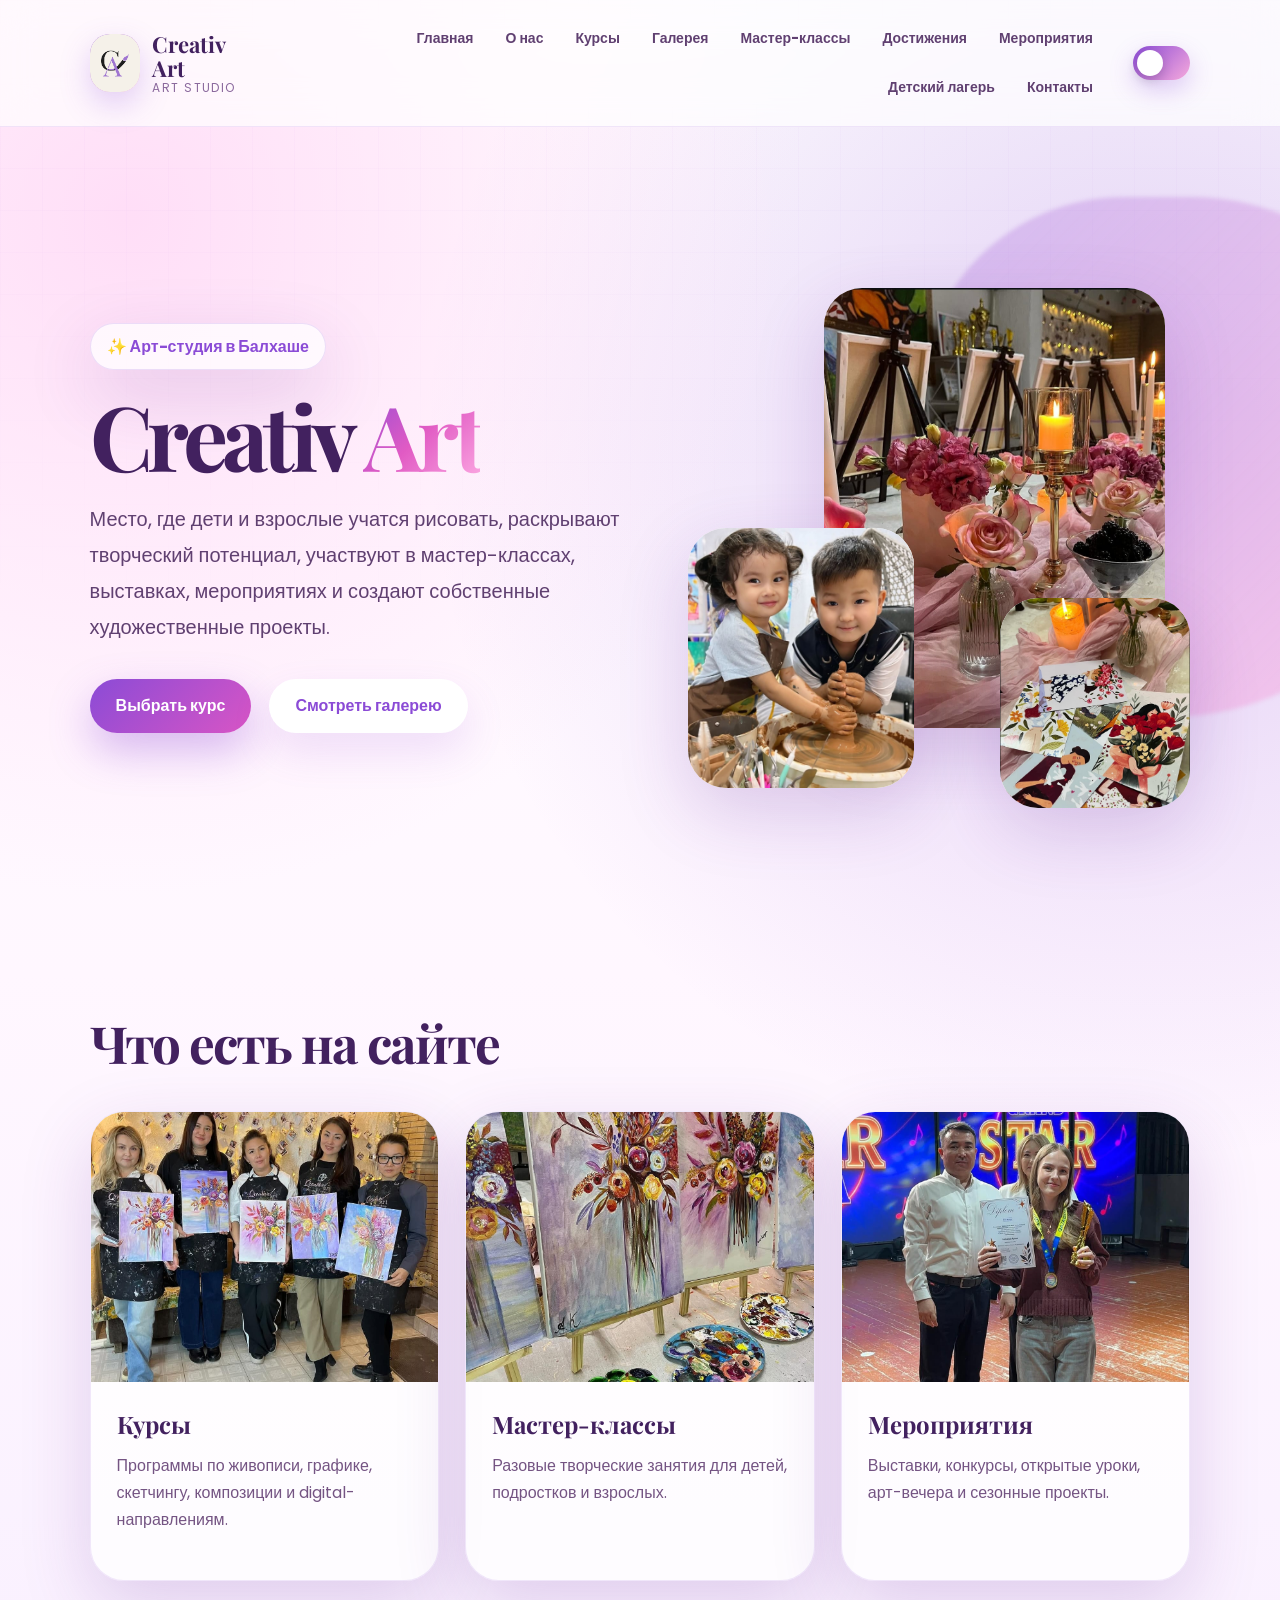
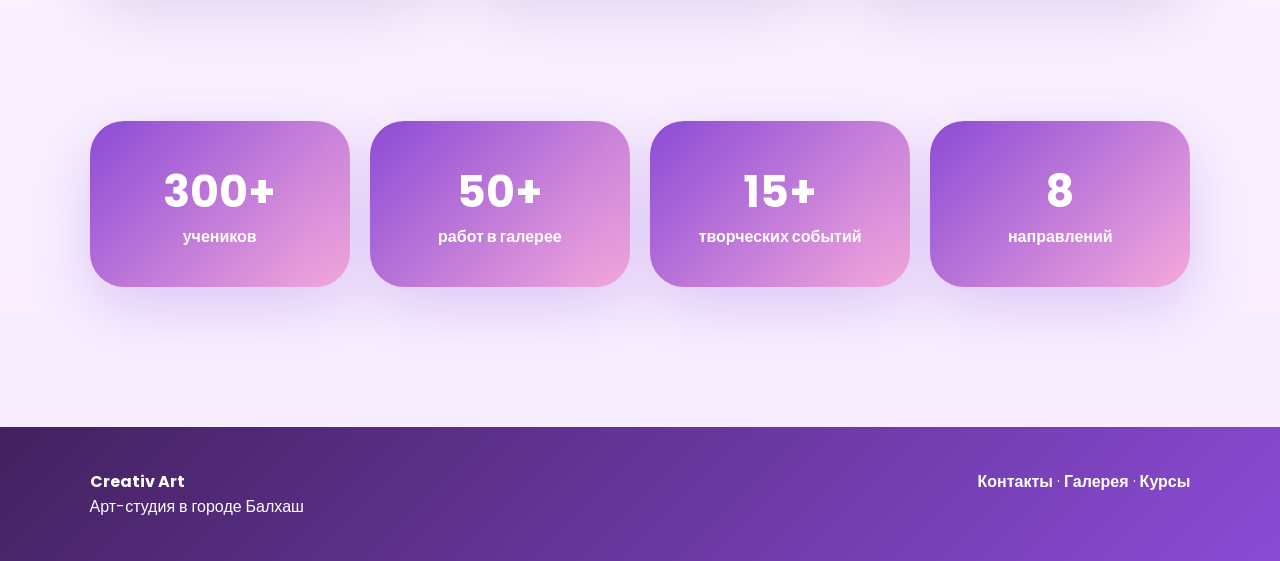
<file: index.html>
<!DOCTYPE html>
<html lang="ru">
<head>
    <meta charset="UTF-8">
    <meta name="viewport" content="width=device-width, initial-scale=1.0">
    <title>Главная — Creativ Art</title>
    <link rel="stylesheet" href="style.css">
    
</head>
<body data-page="index">

<header class="header">
    <a class="logo-wrap" href="index.html">
        <div class="logo-img">
            
            <img src="assets/logo/logo-placeholder.png" alt="Creativ Art logo">
        </div>
        <div class="logo-text">
            <strong>Creativ Art</strong>
            <span>art studio</span>
        </div>
    </a>
    <nav class="nav">
        <a href="index.html">Главная</a>
<a href="about.html">О нас</a>
<a href="courses.html">Курсы</a>
<a href="gallery.html">Галерея</a>
<a href="masterclasses.html">Мастер-классы</a>
<a href="achievements.html">Достижения</a>
<a href="events.html">Мероприятия</a>
<a href="camp.html">Детский лагерь</a>
<a href="contacts.html">Контакты</a>
    </nav>
 <button id="theme-toggle" class="theme-toggle" aria-label="Переключить тему">
        <span></span>
    </button>
</header>


<main>
<section class="hero">
    <div>
        <span class="hero-badge">✨ Арт-студия в Балхаше</span>
        <h1>Creativ <span class="gradient-text">Art</span></h1>
        <p>Место, где дети и взрослые учатся рисовать, раскрывают творческий потенциал, участвуют в мастер-классах, выставках, мероприятиях и создают собственные художественные проекты.</p>
        <div class="hero-actions">
            <a class="btn btn-primary" href="courses.html">Выбрать курс</a>
            <a class="btn btn-light" href="gallery.html">Смотреть галерею</a>
        </div>
    </div>
    <div class="hero-collage">
        <div class="float-card one"><img src="assets/images/photo-01.jpeg" alt=""></div>
        <div class="float-card two"><img src="assets/images/photo-02.jpeg" alt=""></div>
        <div class="float-card three"><img src="assets/images/photo-03.jpeg" alt=""></div>
    </div>
</section>

<section class="section">
    <div class="section-title reveal">
        <h2>Что есть на сайте</h2>
        
    </div>
    <div class="grid">
        <article class="card"><img src="assets/images/photo-04.jpg"><div class="card-content"><h3>Курсы</h3><p>Программы по живописи, графике, скетчингу, композиции и digital-направлениям.</p></div></article>
        <article class="card"><img src="assets/images/photo-05.jpg"><div class="card-content"><h3>Мастер-классы</h3><p>Разовые творческие занятия для детей, подростков и взрослых.</p></div></article>
        <article class="card"><img src="assets/images/photo-06.jpg"><div class="card-content"><h3>Мероприятия</h3><p>Выставки, конкурсы, открытые уроки, арт-вечера и сезонные проекты.</p></div></article>
    </div>
</section>

<section class="section">
    <div class="stats reveal">
        <div class="stat"><strong>300+</strong><span>учеников</span></div>
        <div class="stat"><strong>50+</strong><span>работ в галерее</span></div>
        <div class="stat"><strong>15+</strong><span>творческих событий</span></div>
        <div class="stat"><strong>8</strong><span>направлений</span></div>
    </div>
</section>
</main>


<footer class="footer">
    <div>
        <strong>Creativ Art</strong>
        <p>Арт-студия в городе Балхаш</p>
    </div>
    <div>
        <a href="contacts.html">Контакты</a> ·
        <a href="gallery.html">Галерея</a> ·
        <a href="courses.html">Курсы</a>
    </div>
</footer>
<script src="script.js"></script>
</body>
</html>
</file>
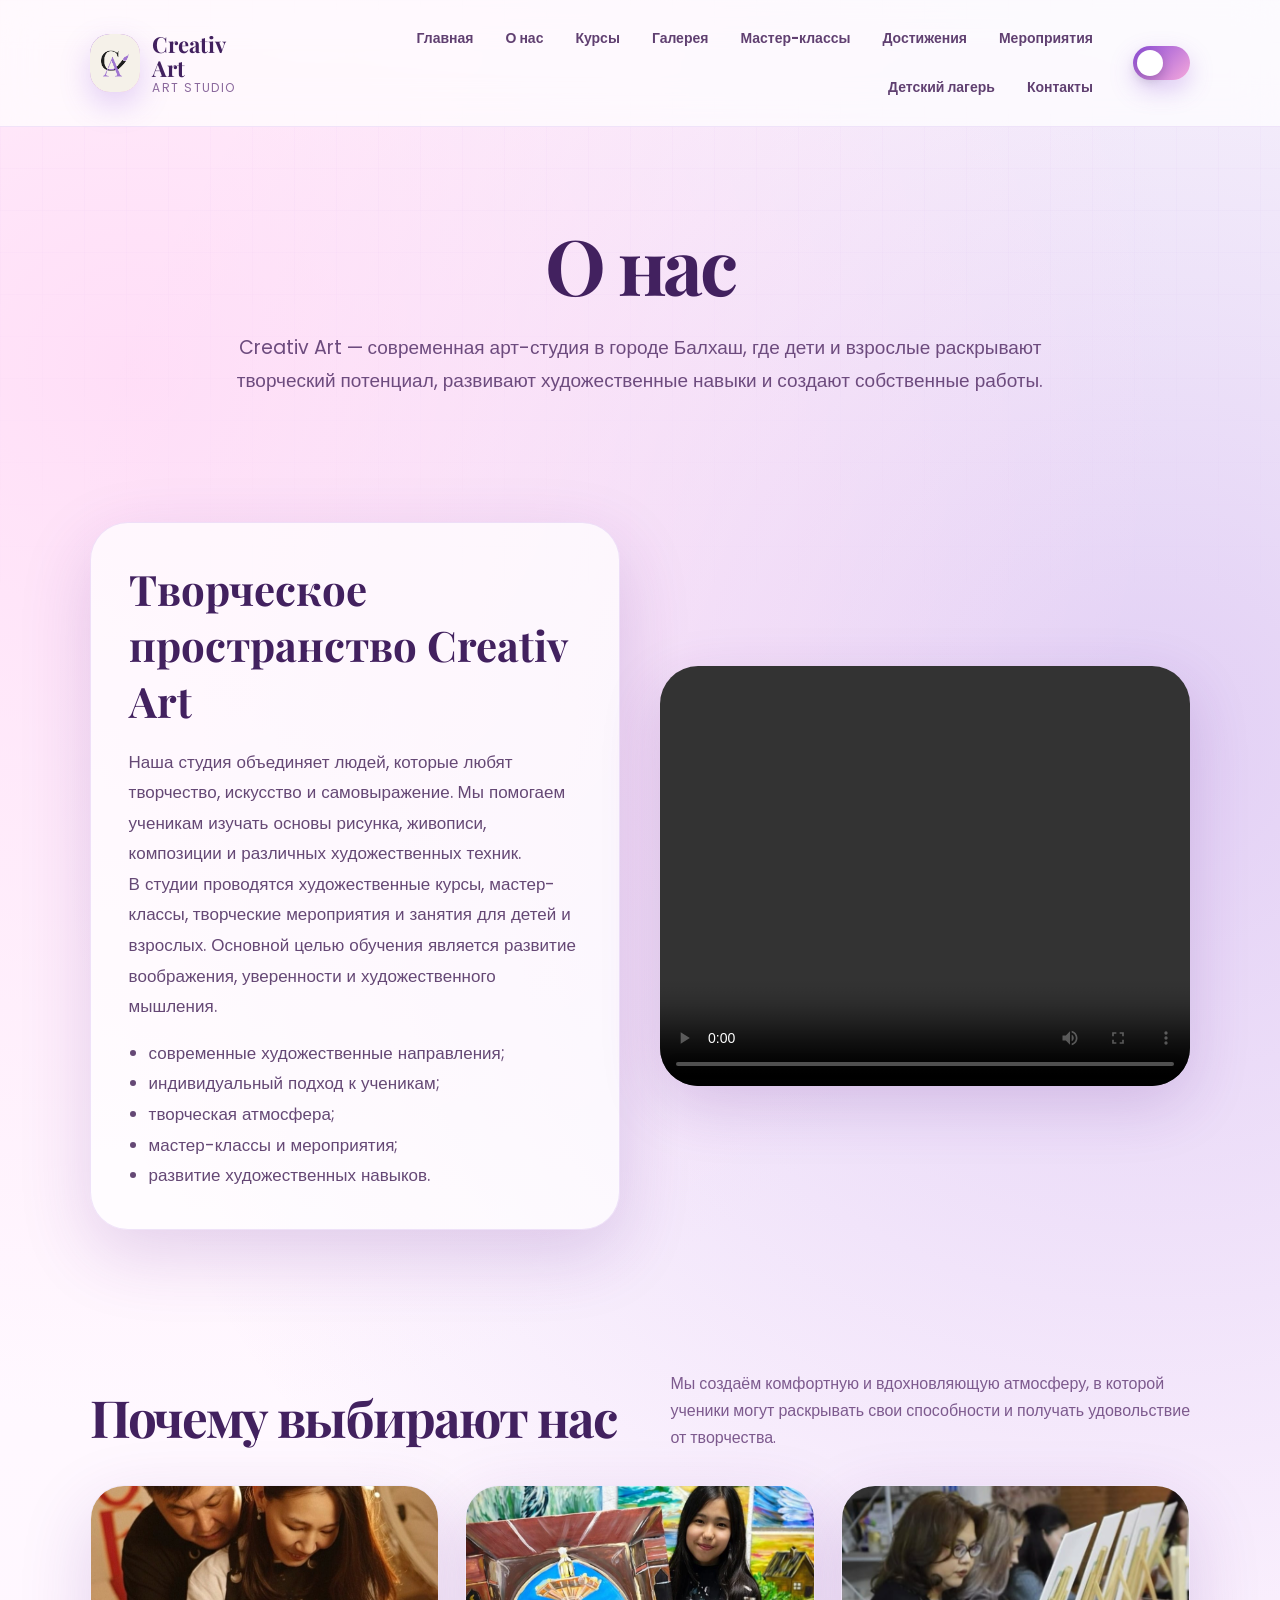
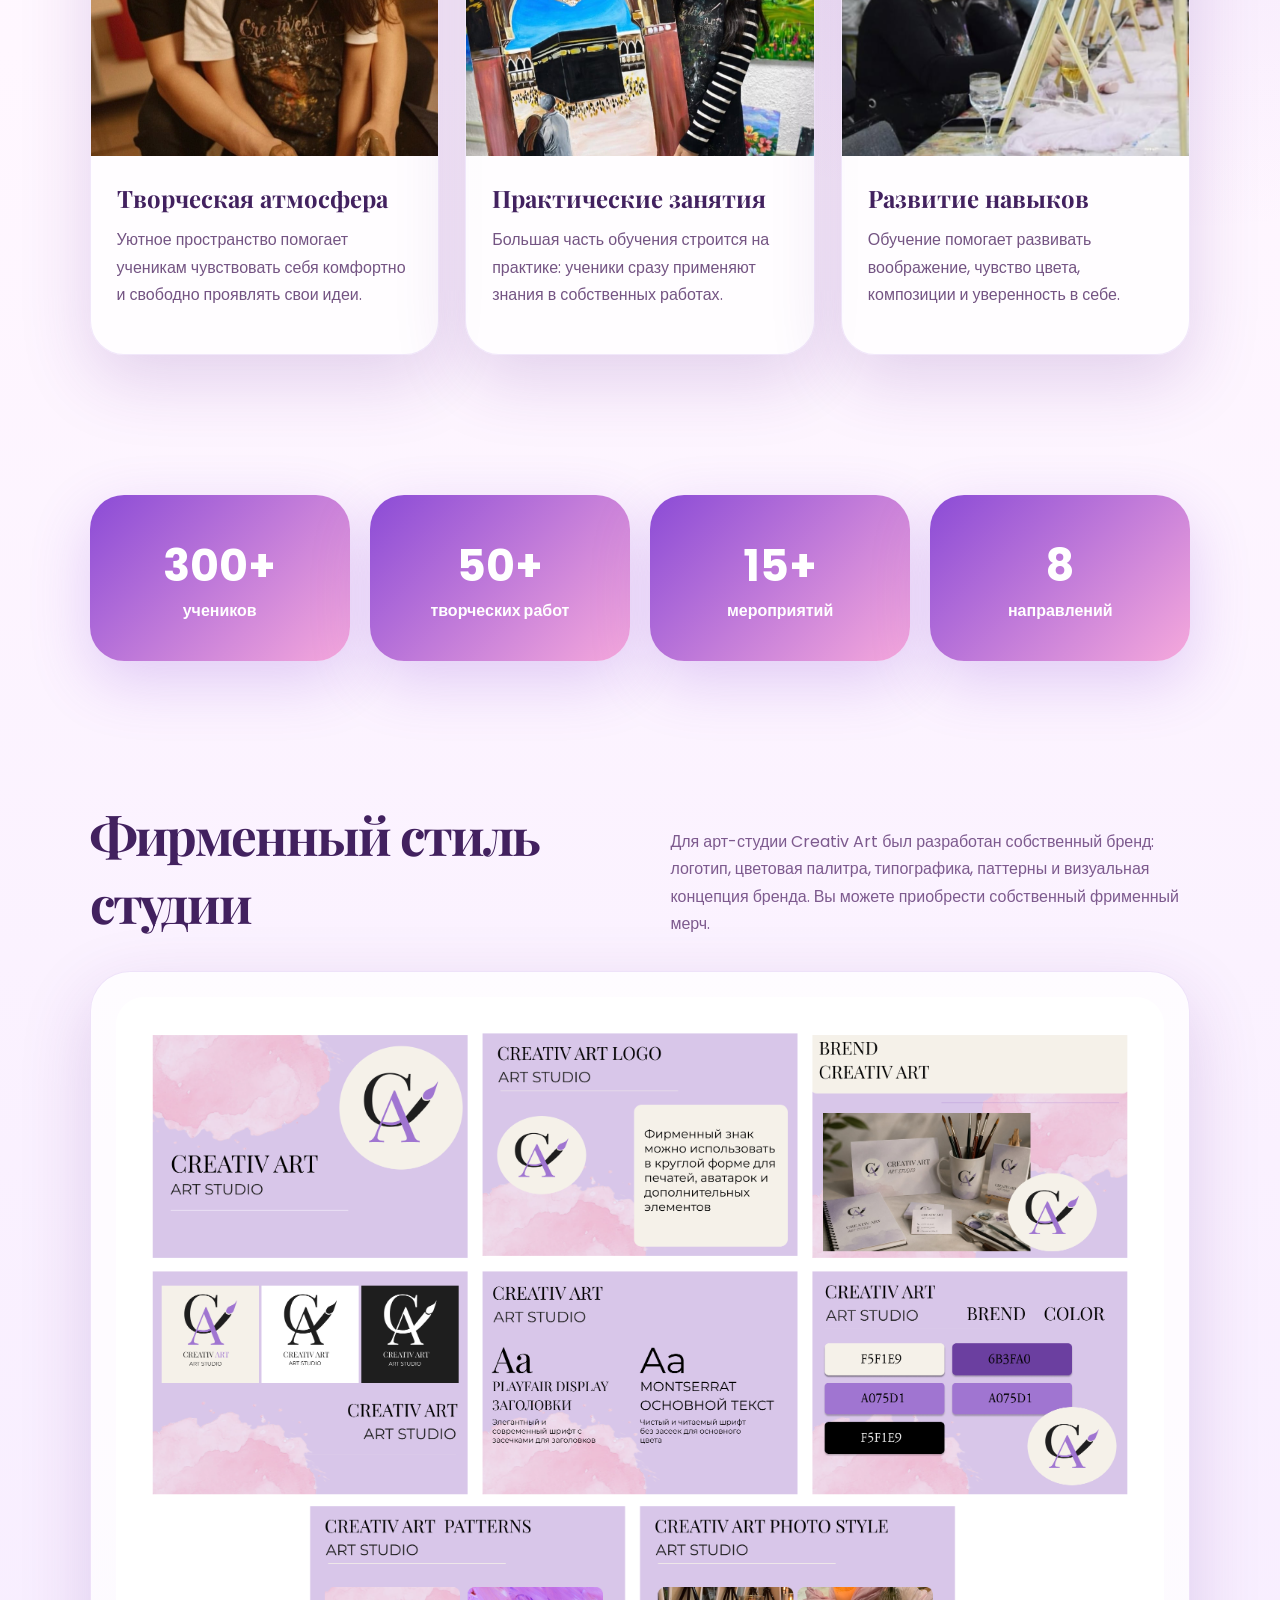
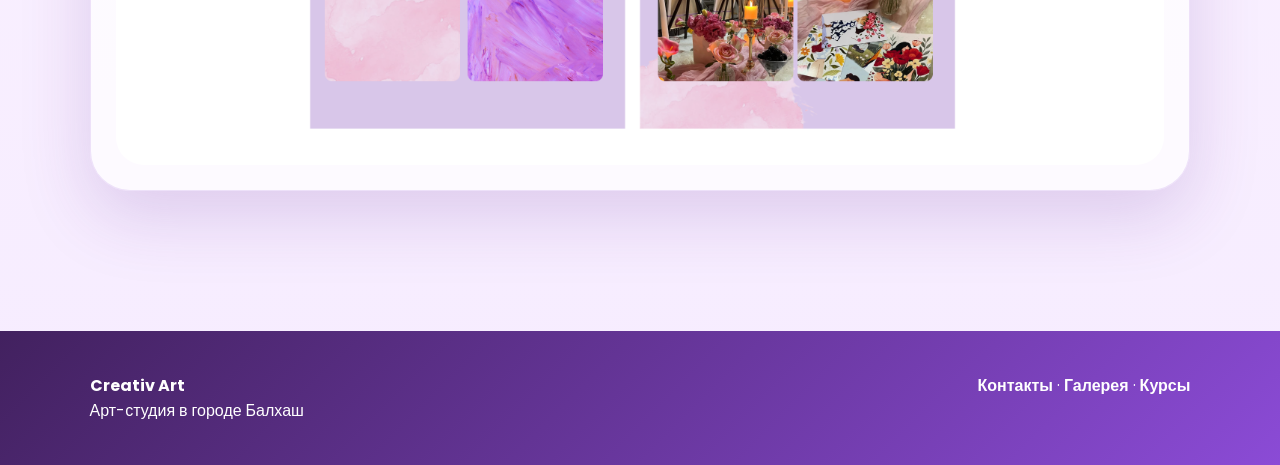
<file: about.html>
<!DOCTYPE html>
<html lang="ru">

<head>
    <meta charset="UTF-8">
    <meta name="viewport" content="width=device-width, initial-scale=1.0">
    <title>О нас — Creativ Art</title>
    <link rel="stylesheet" href="style.css">
</head>

<body data-page="about">

<header class="header">

    <a class="logo-wrap" href="index.html">
        <div class="logo-img">
            <img src="assets/logo/logo-placeholder.png" alt="Creativ Art logo">
        </div>

        <div class="logo-text">
            <strong>Creativ Art</strong>
            <span>art studio</span>
        </div>
    </a>

    <nav class="nav">
        <a href="index.html">Главная</a>
        <a href="about.html">О нас</a>
        <a href="courses.html">Курсы</a>
        <a href="gallery.html">Галерея</a>
        <a href="masterclasses.html">Мастер-классы</a>
        <a href="achievements.html">Достижения</a>
        <a href="events.html">Мероприятия</a>
        <a href="camp.html">Детский лагерь</a>
        <a href="contacts.html">Контакты</a>
    </nav>

    <button id="theme-toggle" class="theme-toggle" aria-label="Переключить тему">
        <span></span>
    </button>

</header>

<main>

    <section class="page-hero">
        <h1>О нас</h1>

        <p>
            Creativ Art — современная арт-студия в городе Балхаш,
            где дети и взрослые раскрывают творческий потенциал,
            развивают художественные навыки и создают собственные работы.
        </p>
    </section>

    <section class="section split">

        <div class="glass reveal">

            <h2>Творческое пространство Creativ Art</h2>

            <p>
                Наша студия объединяет людей, которые любят творчество,
                искусство и самовыражение. Мы помогаем ученикам изучать
                основы рисунка, живописи, композиции и различных художественных техник.
            </p>

            <p>
                В студии проводятся художественные курсы, мастер-классы,
                творческие мероприятия и занятия для детей и взрослых.
                Основной целью обучения является развитие воображения,
                уверенности и художественного мышления.
            </p>

            <ul>
                <li>современные художественные направления;</li>
                <li>индивидуальный подход к ученикам;</li>
                <li>творческая атмосфера;</li>
                <li>мастер-классы и мероприятия;</li>
                <li>развитие художественных навыков.</li>
            </ul>

        </div>

        <div class="reveal">

            <video controls playsinline
                style="
                    width:100%;
                    height:420px;
                    object-fit:cover;
                    border-radius:38px;
                    display:block;
                    box-shadow:0 20px 60px rgba(101,40,150,.18);
                ">

                <source src="assets/video/studio-video.mp4" type="video/mp4">

                Ваш браузер не поддерживает видео.

            </video>

        </div>

    </section>

    <section class="section">

        <div class="section-title reveal">
            <h2>Почему выбирают нас</h2>

            <p>
                Мы создаём комфортную и вдохновляющую атмосферу,
                в которой ученики могут раскрывать свои способности
                и получать удовольствие от творчества.
            </p>
        </div>

        <div class="grid">

            <article class="card reveal">
                <img src="assets/images/photo-08.jpg" alt="Творческая атмосфера">

                <div class="card-content">
                    <h3>Творческая атмосфера</h3>
                    <p>
                        Уютное пространство помогает ученикам чувствовать
                        себя комфортно и свободно проявлять свои идеи.
                    </p>
                </div>
            </article>

            <article class="card reveal">
                <img src="assets/images/photo-09.jpg" alt="Практические занятия">

                <div class="card-content">
                    <h3>Практические занятия</h3>
                    <p>
                        Большая часть обучения строится на практике:
                        ученики сразу применяют знания в собственных работах.
                    </p>
                </div>
            </article>

            <article class="card reveal">
                <img src="assets/images/photo-10.jpg" alt="Развитие навыков">

                <div class="card-content">
                    <h3>Развитие навыков</h3>
                    <p>
                        Обучение помогает развивать воображение,
                        чувство цвета, композиции и уверенность в себе.
                    </p>
                </div>
            </article>

        </div>

    </section>

    <section class="section">

        <div class="stats reveal">

            <div class="stat">
                <strong>300+</strong>
                <span>учеников</span>
            </div>

            <div class="stat">
                <strong>50+</strong>
                <span>творческих работ</span>
            </div>

            <div class="stat">
                <strong>15+</strong>
                <span>мероприятий</span>
            </div>

            <div class="stat">
                <strong>8</strong>
                <span>направлений</span>
            </div>

        </div>

    </section>

    <section class="section">

        <div class="section-title reveal">
            <h2>Фирменный стиль студии</h2>

            <p>
                Для арт-студии Creativ Art был разработан
                собственный бренд: логотип, цветовая палитра,
                типографика, паттерны и визуальная концепция бренда.
                Вы можете приобрести собственный фрименный мерч. 
            </p>
        </div>

        <div class="glass reveal" style="padding:25px; border-radius:40px;">
            <img src="assets/images/brandbook.png"
                 alt="Brandbook Creativ Art"
                 style="
                    width:100%;
                    border-radius:28px;
                    display:block;
                 ">
        </div>

    </section>

</main>

<footer class="footer">

    <div>
        <strong>Creativ Art</strong>
        <p>Арт-студия в городе Балхаш</p>
    </div>

    <div>
        <a href="contacts.html">Контакты</a> ·
        <a href="gallery.html">Галерея</a> ·
        <a href="courses.html">Курсы</a>
    </div>

</footer>

<script src="script.js"></script>

</body>
</html>
</file>
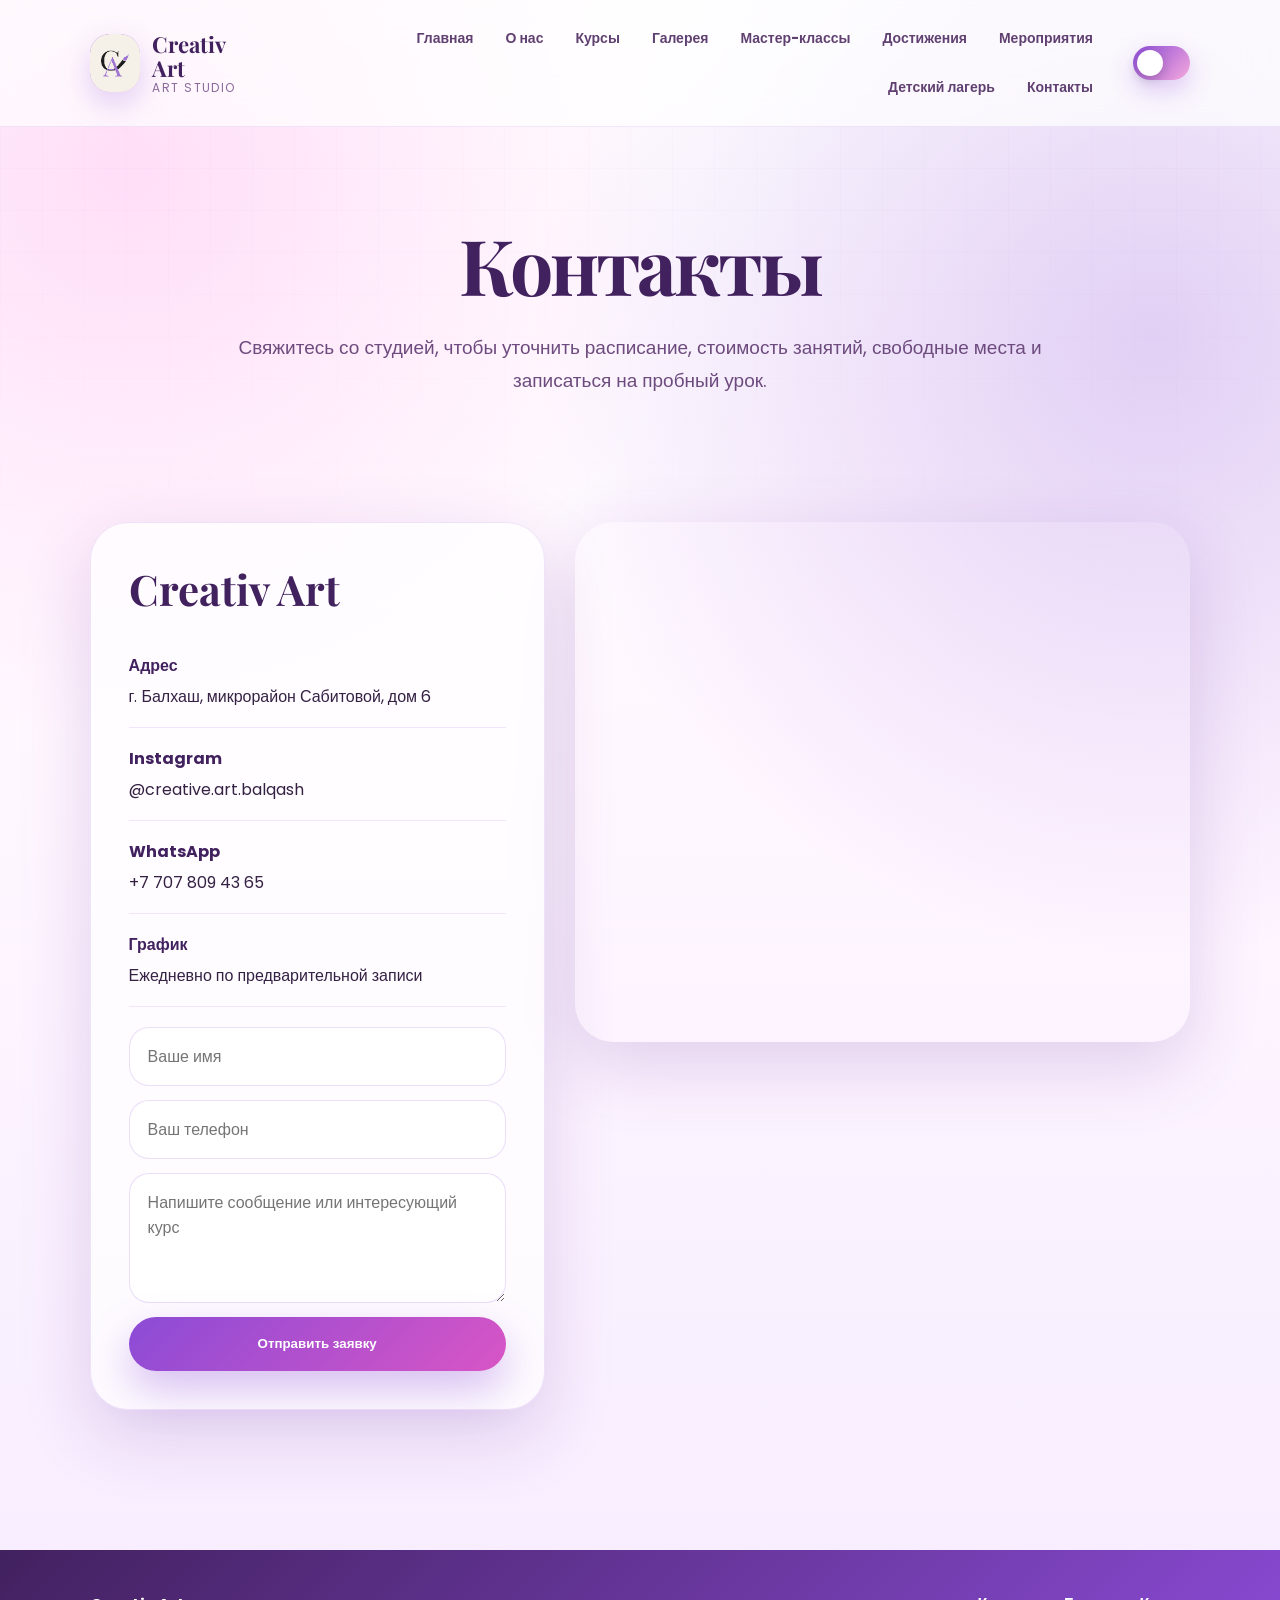
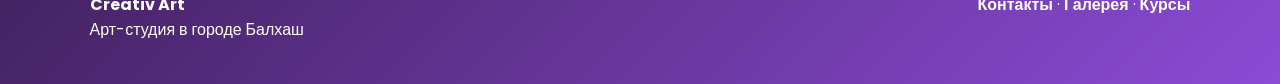
<file: contacts.html>
<!DOCTYPE html>
<html lang="ru">
<head>
    <meta charset="UTF-8">
    <meta name="viewport" content="width=device-width, initial-scale=1.0">
    <title>Контакты — Creativ Art</title>
    <link rel="stylesheet" href="style.css">
    
</head>
<body data-page="contacts">

<header class="header">
    <a class="logo-wrap" href="index.html">
        <div class="logo-img">
            <!-- СЮДА МОЖНО ВСТАВИТЬ ЛОГОТИП: замени logo-placeholder.png на свой файл -->
            <img src="assets/logo/logo-placeholder.png" alt="Creativ Art logo">
        </div>
        <div class="logo-text">
            <strong>Creativ Art</strong>
            <span>art studio</span>
        </div>
    </a>
    <nav class="nav">
        <a href="index.html">Главная</a>
        <a href="about.html">О нас</a>
        <a href="courses.html">Курсы</a>
        <a href="gallery.html">Галерея</a>
        <a href="masterclasses.html">Мастер-классы</a>
        <a href="achievements.html">Достижения</a>
        <a href="events.html">Мероприятия</a>
        <a href="camp.html">Детский лагерь</a>
        <a href="contacts.html">Контакты</a>
    </nav>
 <button id="theme-toggle" class="theme-toggle" aria-label="Переключить тему">
    <span></span>
</button>
</header>

<main>
<section class="page-hero">
    <h1>Контакты</h1>
    <p>Свяжитесь со студией, чтобы уточнить расписание, стоимость занятий, свободные места и записаться на пробный урок.</p>
</section>

<section class="section contact-layout">
    <div class="glass reveal">
        <h2>Creativ Art</h2>

        <div class="info-line">
            <strong>Адрес</strong>
            <span>г. Балхаш, микрорайон Сабитовой, дом 6</span>
        </div>

        <div class="info-line">
            <strong>Instagram</strong>
            <span>@creative.art.balqash</span>
        </div>

        <div class="info-line">
            <strong>WhatsApp</strong>
            <span>+7 707 809 43 65</span>
        </div>

        <div class="info-line">
            <strong>График</strong>
            <span>Ежедневно по предварительной записи</span>
        </div>

        <!-- 
            Форма заявки.
            Она отправляет данные в файл send_application.php.
            PHP сохраняет заявку в базу данных MySQL и потом открывает WhatsApp.
        -->
        <form class="form" action="send_application.php" method="POST">
            <input type="text" name="user_name" placeholder="Ваше имя" required>
            <input type="tel" name="phone" placeholder="Ваш телефон" required>
            <textarea name="message" placeholder="Напишите сообщение или интересующий курс"></textarea>

            <button class="btn btn-primary" type="submit">
                Отправить заявку
            </button>
        </form>
    </div>

    <!-- Карта. Если точка будет чуть не там, проще всего в src поменять текст адреса после параметра text= -->
    <iframe class="map"
    src="https://yandex.kz/map-widget/v1/?ll=74.980830%2C46.843260&z=17&mode=search&text=%D0%A1%D0%B0%D0%B1%D0%B8%D1%82%D0%BE%D0%B2%D0%BE%D0%B9%206%2C%20%D0%91%D0%B0%D0%BB%D1%85%D0%B0%D1%88"
    width="100%"
    height="520"
    frameborder="0">
</iframe>
</section>
</main>

<footer class="footer">
    <div>
        <strong>Creativ Art</strong>
        <p>Арт-студия в городе Балхаш</p>
    </div>
    <div>
        <a href="contacts.html">Контакты</a> ·
        <a href="gallery.html">Галерея</a> ·
        <a href="courses.html">Курсы</a>
    </div>
</footer>

<script src="script.js"></script>
</body>
</html>
</file>
<file: style.css>
@import url('https://fonts.googleapis.com/css2?family=Poppins:wght@300;400;500;600;700&family=Playfair+Display:wght@600;700;800&display=swap');

:root{
    --violet:#8b4bd6;
    --deep:#42215f;
    --pink:#ffd6f5;
    --rose:#f6a9dc;
    --white:#ffffff;
    --soft:#fff7ff;
    --text:#352144;

    --shadow:
    0 24px 70px rgba(101, 40, 150, .18);
}
body.dark-theme{

    --violet:#b88cff;
    --deep:#f3eaff;
    --pink:#3b224e;
    --rose:#8b4bd6;
    --white:#1e1528;
    --soft:#16101f;
    --text:#f5e9ff;

    background:
    linear-gradient(
    180deg,
    #120d18 0%,
    #1b1325 100%
    );

    color:var(--text);
}
*{
    margin:0;
    padding:0;
    box-sizing:border-box;
}

html{
    scroll-behavior:smooth;
}

body{

    font-family:'Poppins', sans-serif;

    background:
    radial-gradient(circle at top left,
    rgba(255,214,245,.8),
    transparent 30%),

    radial-gradient(circle at top right,
    rgba(139,75,214,.25),
    transparent 35%),

    linear-gradient(
    180deg,
    #fff 0%,
    #fff7ff 45%,
    #f6ecff 100%
    );

    color:var(--text);

    overflow-x:hidden;
}



body::before{

    content:"";

    position:fixed;

    inset:0;

    pointer-events:none;

    background-image:

    linear-gradient(
    rgba(139,75,214,.05) 1px,
    transparent 1px),

    linear-gradient(
    90deg,
    rgba(139,75,214,.05) 1px,
    transparent 1px);

    background-size:42px 42px;

    mask-image:
    linear-gradient(to bottom,
    rgba(0,0,0,.4),
    transparent 70%);

    z-index:-1;
}


h1,
h2,
h3,
.logo-text strong{

    font-family:'Playfair Display', serif;

}


.header{

    position:sticky;

    top:0;

    z-index:1000;

    min-height:88px;

    display:flex;

    align-items:center;

    justify-content:space-between;

    gap:28px;

    padding:18px 7%;

    background:
    rgba(255,255,255,.72);

    backdrop-filter:blur(20px);

    border-bottom:
    1px solid rgba(139,75,214,.12);
}



.logo-wrap{

    display:flex;

    align-items:center;

    gap:14px;

    text-decoration:none;
}

.logo-img{

    width:60px;
    height:60px;

    border-radius:22px;

    overflow:hidden;

    background:
    linear-gradient(
    135deg,
    var(--violet),
    var(--rose));

    display:flex;

    align-items:center;
    justify-content:center;

    box-shadow:
    0 12px 30px rgba(139,75,214,.25);
}

.logo-img img{

    width:100%;
    height:100%;

    object-fit:cover;
}

.logo-text{

    display:flex;

    flex-direction:column;
}

.logo-text strong{

    font-size:24px;

    color:var(--deep);
}

.logo-text span{

    font-size:12px;

    color:#8b699d;

    letter-spacing:.14em;

    text-transform:uppercase;
}



.nav{

    display:flex;

    flex-wrap:wrap;

    gap:10px;
}

.nav a{

    text-decoration:none;

    font-size:14px;

    font-weight:700;

    color:#604071;

    padding:10px 14px;

    border-radius:999px;

    transition:.3s ease;
}

.nav a:hover,
.nav a.active{

    background:
    linear-gradient(
    135deg,
    var(--violet),
    var(--rose));

    color:white;

    transform:translateY(-3px);

    box-shadow:
    0 10px 24px rgba(139,75,214,.22);
}



.page-hero{

    padding:100px 7% 60px;

    text-align:center;
}

.page-hero h1{

    font-size:clamp(48px,6vw,92px);

    color:var(--deep);

    letter-spacing:-.04em;

    margin-bottom:20px;
}

.page-hero p{

    max-width:850px;

    margin:auto;

    color:#6f4d7f;

    font-size:20px;

    line-height:1.8;
}



.section{

    padding:70px 7%;
}



.grid{

    display:grid;

    grid-template-columns:
    repeat(auto-fit,minmax(320px,1fr));

    gap:32px;
}



.card{

    background:
    rgba(255,255,255,.82);

    border:
    1px solid rgba(139,75,214,.12);

    border-radius:34px;

    overflow:hidden;

    box-shadow:var(--shadow);

    transition:.5s ease;
}

.card:hover{

    transform:
    translateY(-12px);

    box-shadow:
    0 30px 80px rgba(101,40,150,.22);
}

.card img{

    width:100%;

    height:320px;

    object-fit:cover;

    display:block;
}

.card-content{

    padding:28px;
}

.card-content h3{

    font-size:28px;

    color:var(--deep);

    margin-bottom:14px;
}

.card-content p{

    color:#6f4d7f;

    line-height:1.8;

    margin-bottom:20px;
}



.btn{

    display:inline-flex;

    align-items:center;
    justify-content:center;

    padding:14px 28px;

    border-radius:999px;

    text-decoration:none;

    font-weight:700;

    border:none;

    cursor:pointer;

    transition:.3s ease;
}

.btn-primary{

    background:
    linear-gradient(
    135deg,
    var(--violet),
    #d855c5);

    color:white;

    box-shadow:
    0 18px 42px rgba(139,75,214,.28);
}

.btn-primary:hover{

    transform:
    translateY(-4px)
    scale(1.03);
}



.gallery-grid{

    display:grid;

    grid-template-columns:
    repeat(auto-fit,minmax(240px,1fr));

    gap:20px;
}

.gallery-grid img{

    width:100%;

    height:300px;

    object-fit:cover;

    border-radius:28px;

    box-shadow:
    0 14px 36px rgba(101,40,150,.14);

    transition:.4s ease;
}

.gallery-grid img:hover{

    transform:
    scale(1.04)
    rotate(1deg);
}



.split{

    display:grid;

    grid-template-columns:1fr 1fr;

    gap:40px;

    align-items:stretch;
}



.glass{

    background:
    rgba(255,255,255,.72);

    border:
    1px solid rgba(139,75,214,.14);

    border-radius:38px;

    padding:40px;

    box-shadow:var(--shadow);
height:100%;
display:flex;
flex-direction:column;
justify-content:center;
}

.glass h2{

    color:var(--deep);

    font-size:44px;

    margin-bottom:20px;
}

.glass p,
.glass li{

    color:#654875;

    font-size:18px;

    line-height:1.9;
}

.glass ul{

    padding-left:22px;

    margin-top:20px;
}

/* ФОРМА */

.form{

    display:grid;

    gap:14px;

    margin-top:20px;
}

.form input,
.form textarea{

    width:100%;

    border:
    1px solid rgba(139,75,214,.18);

    border-radius:20px;

    padding:16px 18px;

    font:inherit;

    background:white;

    outline:none;
}

.form textarea{

    min-height:130px;

    resize:vertical;
}



.map{

    width:100%;

    height:520px;

    border:0;

    border-radius:38px;

    box-shadow:var(--shadow);
}



.contact-layout{

    display:grid;

    grid-template-columns:.9fr 1.1fr;

    gap:30px;
}

.info-line{

    padding:18px 0;

    border-bottom:
    1px solid rgba(139,75,214,.12);
}

.info-line strong{

    display:block;

    margin-bottom:6px;

    color:var(--deep);
}



.footer{

    margin-top:70px;

    padding:44px 7%;

    background:
    linear-gradient(
    135deg,
    var(--deep),
    var(--violet));

    color:white;

    display:flex;

    justify-content:space-between;

    gap:22px;

    flex-wrap:wrap;
}

.footer a{

    color:white;

    text-decoration:none;

    font-weight:700;
}



.reveal{

    opacity:0;

    transform:translateY(30px);

    transition:.8s ease;
}

.reveal.visible{

    opacity:1;

    transform:translateY(0);
}


@media(max-width:1100px){

    .split,
    .contact-layout{

        grid-template-columns:1fr;
    }
}

@media(max-width:800px){

    .header{

        flex-direction:column;

        align-items:flex-start;
    }

    .nav{

        justify-content:flex-start;
    }

    .page-hero h1{

        font-size:56px;
    }

    .grid,
    .gallery-grid{

        grid-template-columns:1fr;
    }
}
:root{
    --violet:#8b4bd6;
    --deep:#42215f;
    --pink:#ffd6f5;
    --rose:#f6a9dc;
    --white:#ffffff;
    --soft:#fff7ff;
    --text:#352144;
    --shadow:0 24px 70px rgba(101, 40, 150, .18);
}

*{
    margin:0;
    padding:0;
    box-sizing:border-box;
}

html{
    scroll-behavior:smooth;
}

body{
    font-family:'Poppins', sans-serif;
    background:
        radial-gradient(circle at 10% 10%, rgba(255,214,245,.8), transparent 30%),
        radial-gradient(circle at 90% 20%, rgba(139,75,214,.25), transparent 35%),
        linear-gradient(180deg,#fff 0%,#fff7ff 45%,#f6ecff 100%);
    color:var(--text);
    overflow-x:hidden;
}

body::before{
    content:"";
    position:fixed;
    inset:0;
    pointer-events:none;
    background-image:
        linear-gradient(rgba(139,75,214,.06) 1px, transparent 1px),
        linear-gradient(90deg, rgba(139,75,214,.06) 1px, transparent 1px);
    background-size:42px 42px;
    mask-image:linear-gradient(to bottom, rgba(0,0,0,.45), transparent 70%);
    z-index:-1;
}

a{
    color:inherit;
}

.header{
    position:sticky;
    top:0;
    z-index:1000;
    min-height:88px;
    display:flex;
    align-items:center;
    justify-content:space-between;
    gap:28px;
    padding:18px 7%;
    background:rgba(255,255,255,.70);
    backdrop-filter:blur(20px);
    border-bottom:1px solid rgba(139,75,214,.12);
}

.logo-wrap{
    display:flex;
    align-items:center;
    gap:12px;
    text-decoration:none;
}

.logo-img{
    width:58px;
    height:58px;
    border-radius:20px;
    background:linear-gradient(135deg,var(--violet),var(--rose));
    display:flex;
    align-items:center;
    justify-content:center;
    color:white;
    font-weight:900;
    box-shadow:0 12px 30px rgba(139,75,214,.25);
    overflow:hidden;
}

.logo-img img{
    width:100%;
    height:100%;
    object-fit:cover;
}

.logo-text{
    display:flex;
    flex-direction:column;
    line-height:1.1;
}

.logo-text strong{
    font-size:22px;
    color:var(--deep);
}

.logo-text span{
    font-size:12px;
    color:#8b699d;
    letter-spacing:.12em;
    text-transform:uppercase;
}

.nav{
    display:flex;
    align-items:center;
    justify-content:flex-end;
    gap:8px;
    flex-wrap:wrap;
}

.nav a{
    text-decoration:none;
    font-size:14px;
    font-weight:700;
    color:#604071;
    padding:10px 12px;
    border-radius:999px;
    transition:.28s ease;
}

.nav a:hover,
.nav a.active{
    background:linear-gradient(135deg,var(--violet),var(--rose));
    color:white;
    transform:translateY(-2px);
    box-shadow:0 10px 22px rgba(139,75,214,.22);
}

.hero{
    position:relative;
    min-height:calc(100vh - 88px);
    display:grid;
    grid-template-columns:1.05fr .95fr;
    align-items:center;
    gap:44px;
    padding:70px 7% 80px;
    overflow:hidden;
}

.hero::after{
    content:"";
    position:absolute;
    width:520px;
    height:520px;
    right:-160px;
    top:70px;
    background:linear-gradient(135deg,rgba(139,75,214,.24),rgba(255,169,220,.5));
    border-radius:45% 55% 60% 40%;
    filter:blur(2px);
    animation:morph 8s infinite alternate ease-in-out;
    z-index:-1;
}

.hero-badge{
    display:inline-flex;
    gap:10px;
    align-items:center;
    background:rgba(255,255,255,.72);
    border:1px solid rgba(139,75,214,.16);
    padding:10px 16px;
    border-radius:999px;
    font-weight:700;
    color:var(--violet);
    box-shadow:var(--shadow);
}

.hero h1{
    font-size:clamp(54px,7vw,112px);
    line-height:.92;
    margin:24px 0;
    color:var(--deep);
    letter-spacing:-.06em;
}

.gradient-text{
    background:linear-gradient(135deg,var(--violet),#e15bc4,#ffb1e5);
    -webkit-background-clip:text;
    color:transparent;
}

.hero p{
    max-width:700px;
    font-size:20px;
    line-height:1.8;
    color:#604071;
}

.hero-actions{
    display:flex;
    flex-wrap:wrap;
    gap:18px;
    margin-top:34px;
}

.btn{
    display:inline-flex;
    align-items:center;
    justify-content:center;
    gap:10px;
    min-height:54px;
    padding:0 26px;
    border-radius:999px;
    text-decoration:none;
    font-weight:900;
    border:0;
    cursor:pointer;
    transition:.3s ease;
}

.btn-primary{
    background:linear-gradient(135deg,var(--violet),#d855c5);
    color:white;
    box-shadow:0 18px 42px rgba(139,75,214,.35);
}

.btn-light{
    background:white;
    color:var(--violet);
    box-shadow:0 18px 42px rgba(139,75,214,.14);
}

.btn:hover{
    transform:translateY(-4px) scale(1.02);
}

.hero-collage{
    position:relative;
    min-height:560px;
}

.float-card{
    position:absolute;
    overflow:hidden;
    border-radius:38px;
    background:white;
    box-shadow:var(--shadow);
    animation:float 5s infinite ease-in-out;
}

.float-card img{
    width:100%;
    height:100%;
    object-fit:cover;
    display:block;
}

.float-card.one{width:68%;height:440px;right:5%;top:40px;}
.float-card.two{width:45%;height:260px;left:0;bottom:20px;animation-delay:.8s;}
.float-card.three{width:38%;height:210px;right:0;bottom:0;animation-delay:1.4s;}

.page-hero{
    padding:86px 7% 54px;
    text-align:center;
}

.page-hero h1{
    font-size:clamp(42px,6vw,86px);
    color:var(--deep);
    letter-spacing:-.04em;
    margin-bottom:16px;
}

.page-hero p{
    max-width:820px;
    margin:0 auto;
    color:#6d4b7e;
    font-size:19px;
    line-height:1.75;
}

.section{
    padding:70px 7%;
}

.section-title{
    display:flex;
    justify-content:space-between;
    align-items:flex-end;
    gap:20px;
    margin-bottom:34px;
}

.section-title h2{
    font-size:clamp(34px,4vw,58px);
    color:var(--deep);
    letter-spacing:-.04em;
}

.section-title p{
    color:#7d5a8e;
    max-width:520px;
    line-height:1.7;
}

.grid{
    display:grid;
    grid-template-columns:repeat(3,1fr);
    gap:26px;
}

.card{
    position:relative;
    overflow:hidden;
    background:rgba(255,255,255,.78);
    border:1px solid rgba(139,75,214,.12);
    border-radius:34px;
    box-shadow:var(--shadow);
    transform:translateY(30px);
    opacity:0;
    transition:.8s ease;
}

.card.visible{
    transform:translateY(0);
    opacity:1;
}

.card:hover{
    transform:translateY(-10px);
    box-shadow:0 30px 80px rgba(101,40,150,.25);
}

.card img{
    width:100%;
    height:270px;
    object-fit:cover;
    display:block;
}

.card-content{
    padding:26px;
}

.card h3{
    font-size:24px;
    color:var(--deep);
    margin-bottom:12px;
}

.card p{
    line-height:1.7;
    color:#745483;
}

.gallery-grid{
    display:grid;
    grid-template-columns:repeat(4,1fr);
    gap:18px;
}

.gallery-grid img{
    width:100%;
    height:270px;
    object-fit:cover;
    border-radius:30px;
    box-shadow:0 14px 36px rgba(101,40,150,.16);
    transition:.4s ease;
    cursor:pointer;
}

.gallery-grid img:nth-child(5n+1){
    grid-row:span 2;
    height:558px;
}

.gallery-grid img:hover{
    transform:scale(1.04) rotate(1.5deg);
    filter:saturate(1.18);
}

.split{
    display:grid;
    grid-template-columns:1fr 1fr;
    gap:40px;
    align-items:center;
}

.glass{
    background:rgba(255,255,255,.72);
    border:1px solid rgba(139,75,214,.14);
    border-radius:38px;
    padding:38px;
    box-shadow:var(--shadow);
}

.glass h2{
    color:var(--deep);
    font-size:42px;
    margin-bottom:18px;
}

.glass p,
.glass li{
    color:#654875;
    font-size:17px;
    line-height:1.8;
}

.glass ul{
    padding-left:20px;
    margin-top:16px;
}

.video-box{
    border-radius:38px;
    overflow:hidden;
    box-shadow:var(--shadow);
    background:white;
    min-height:360px;
}

.video-box video{
    width:100%;
    height:100%;
    min-height:360px;
    object-fit:contain;
    display:block;
}

.stats{
    display:grid;
    grid-template-columns:repeat(4,1fr);
    gap:20px;
}

.stat{
    text-align:center;
    padding:38px 20px;
    border-radius:34px;
    color:white;
    background:linear-gradient(135deg,var(--violet),var(--rose));
    box-shadow:0 20px 60px rgba(139,75,214,.24);
}

.stat strong{
    display:block;
    font-size:44px;
}

.stat span{
    font-weight:700;
}

.timeline{
    display:grid;
    gap:22px;
}

.timeline-item{
    display:grid;
    grid-template-columns:150px 1fr;
    gap:20px;
    padding:26px;
    border-radius:30px;
    background:white;
    box-shadow:var(--shadow);
}

.timeline-date{
    font-weight:900;
    color:var(--violet);
}

.contact-layout{
    display:grid;
    grid-template-columns:.85fr 1.15fr;
    gap:30px;
}

.info-line{
    padding:18px 0;
    border-bottom:1px solid rgba(139,75,214,.13);
}

.info-line strong{
    display:block;
    color:var(--deep);
    margin-bottom:6px;
}

.map{
    width:100%;
    height:520px;
    border:0;
    border-radius:38px;
    box-shadow:var(--shadow);
}

.form{
    display:grid;
    gap:14px;
    margin-top:20px;
}

.form input,
.form textarea{
    width:100%;
    border:1px solid rgba(139,75,214,.18);
    border-radius:20px;
    padding:16px 18px;
    font:inherit;
    outline:none;
    background:#fff;
}

.form textarea{
    min-height:130px;
    resize:vertical;
}

.footer{
    margin-top:70px;
    padding:42px 7%;
    background:linear-gradient(135deg,var(--deep),var(--violet));
    color:white;
    display:flex;
    justify-content:space-between;
    gap:22px;
    flex-wrap:wrap;
}

.footer a{
    color:white;
    text-decoration:none;
    font-weight:700;
}

.reveal{
    transform:translateY(30px);
    opacity:0;
    transition:.8s ease;
}

.reveal.visible{
    transform:translateY(0);
    opacity:1;
}

@keyframes float{
    0%,100%{transform:translateY(0) rotate(0deg)}
    50%{transform:translateY(-18px) rotate(1.2deg)}
}

@keyframes morph{
    from{border-radius:45% 55% 60% 40%; transform:rotate(0deg)}
    to{border-radius:62% 38% 44% 56%; transform:rotate(12deg)}
}

@media(max-width:1100px){
    .hero,.split,.contact-layout{
        grid-template-columns:1fr;
    }
    .grid{
        grid-template-columns:repeat(2,1fr);
    }
    .gallery-grid{
        grid-template-columns:repeat(2,1fr);
    }
    .stats{
        grid-template-columns:repeat(2,1fr);
    }
}

@media(max-width:700px){
    .header{
        align-items:flex-start;
        flex-direction:column;
    }
    .nav{
        justify-content:flex-start;
    }
    .hero h1{
        font-size:56px;
    }
    .hero-collage{
        min-height:420px;
    }
    .float-card.one{height:300px;}
    .float-card.two{height:190px;}
    .float-card.three{height:160px;}
    .grid,.gallery-grid,.stats{
        grid-template-columns:1fr;
    }
    .gallery-grid img:nth-child(5n+1){
        height:270px;
        grid-row:auto;
    }
    .timeline-item{
        grid-template-columns:1fr;
    }
}
h1,
h2,
h3,
.logo-text strong{
    font-family:'Playfair Display', serif;
}
.theme-toggle{
    width:64px;
    height:34px;
    border:none;
    border-radius:999px;
    padding:4px;
    cursor:pointer;
    background:linear-gradient(135deg, #8b4bd6, #f6a9dc);
    box-shadow:0 10px 25px rgba(139,75,214,.28);
    transition:.35s ease;
}

.theme-toggle span{
    display:block;
    width:26px;
    height:26px;
    border-radius:50%;
    background:white;
    box-shadow:0 4px 12px rgba(0,0,0,.18);
    transition:.35s ease;
}

.theme-toggle:hover{
    transform:translateY(-2px);
    box-shadow:0 14px 34px rgba(139,75,214,.35);
}

body.dark-theme .theme-toggle{
    background:white;
    box-shadow:0 10px 25px rgba(255,255,255,.18);
}

body.dark-theme .theme-toggle span{
    transform:translateX(30px);
    background:#8b4bd6;
}
.camp-layout{
    display:grid;
    grid-template-columns:0.9fr 1.1fr;
    gap:40px;
    align-items:stretch;
}

.camp-text{
    min-height:620px;
    display:flex;
    flex-direction:column;
    justify-content:center;
}

.camp-schedule{
    padding:24px;
    overflow:hidden;
}

.camp-schedule img{
    width:100%;
    height:620px;
    object-fit:contain;
    background:white;
    border-radius:28px;
    display:block;
}

.camp-schedule-text{
    padding:24px 10px 5px;
}

@media(max-width:1000px){
    .camp-layout{
        grid-template-columns:1fr;
    }

    .camp-text{
        min-height:auto;
    }

    .camp-schedule img{
        height:auto;
    }
}
</file>
